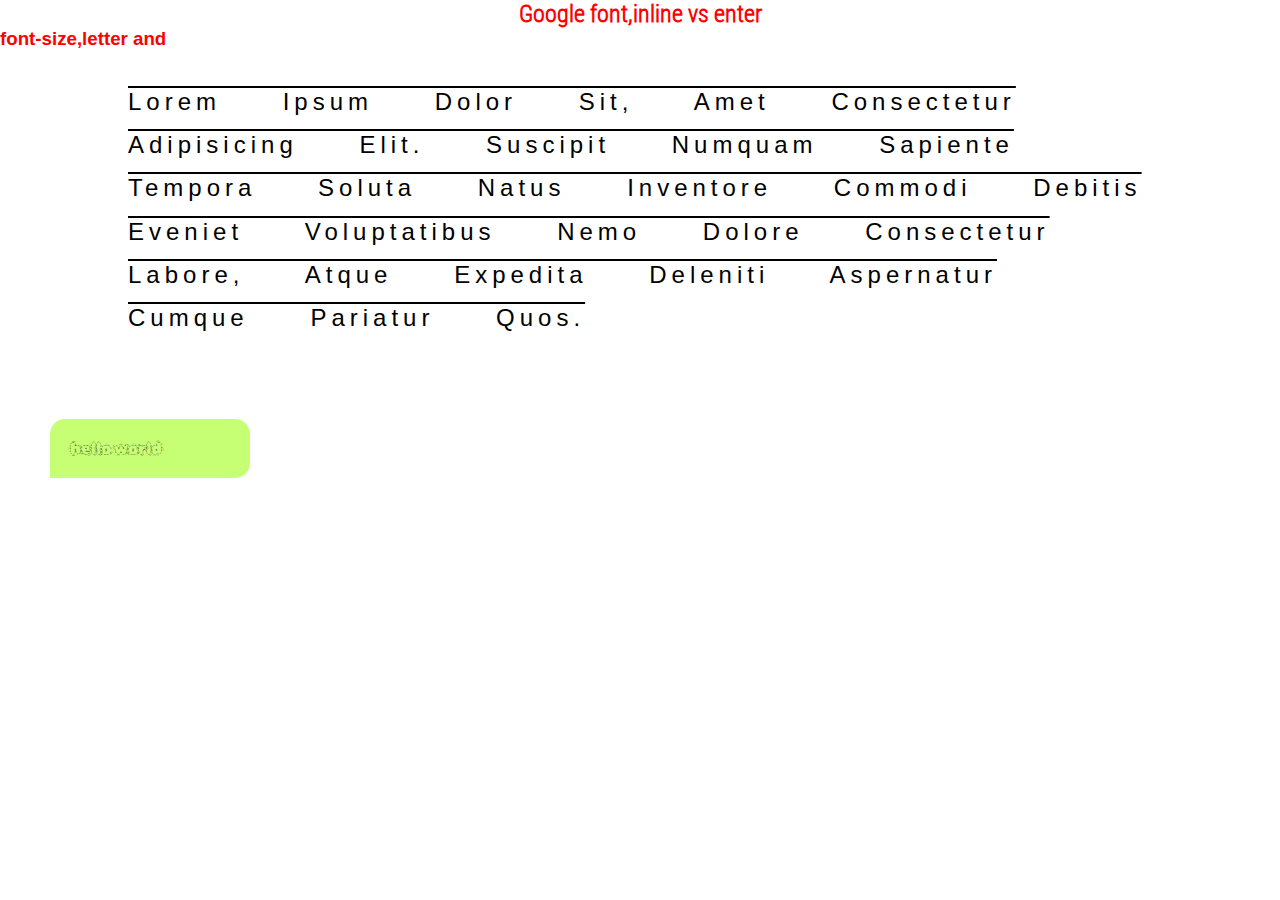
<file: index.html>
<!DOCTYPE html>
<html lang="en">
<head>
    <meta charset="UTF-8">
    <meta name="viewport" content="width=device-width, initial-scale=1.0">
    <title>Document</title>
    <link rel="stylesheet" href="./style.css">

    <style>
     .title{
        text-align: center;
     }


    </style>
</head>
<body>
    <h2 style="color: green;" class="title">Google font,inline vs enter</h2>
   <h3 class="text" id="text">font-size,letter and </h3>
   <p class="matn">Lorem ipsum dolor sit, amet consectetur adipisicing elit. Suscipit numquam sapiente tempora soluta natus inventore commodi debitis eveniet voluptatibus nemo dolore consectetur labore, atque expedita deleniti aspernatur cumque pariatur quos.</p>
   <div class="msg">hello world</div>






</body>
</html>
</file>
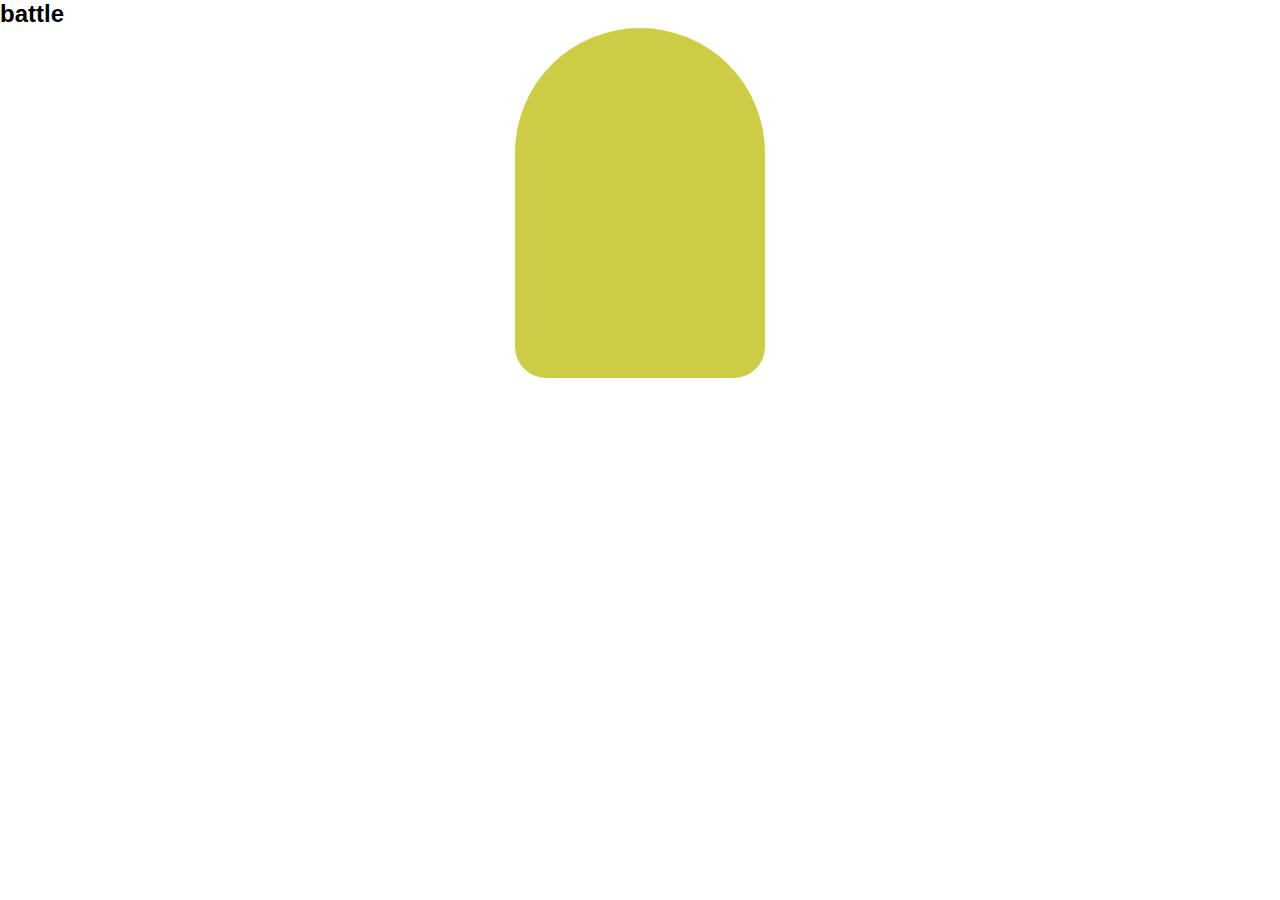
<file: battle.html>
<!DOCTYPE html>
<html lang="en">
<head>
    <meta charset="UTF-8">
    <meta name="viewport" content="width=device-width, initial-scale=1.0">
    <title>Document</title>
    <link rel="stylesheet" href="./batle.css">
</head>
<body>
   <h2>battle</h2> 
    <div class="main">
        <div class="box_left"></div>
        <div class="circle_min"></div>
        <div class="circle_right"></div>
    </div>


</body>
</html>
</file>
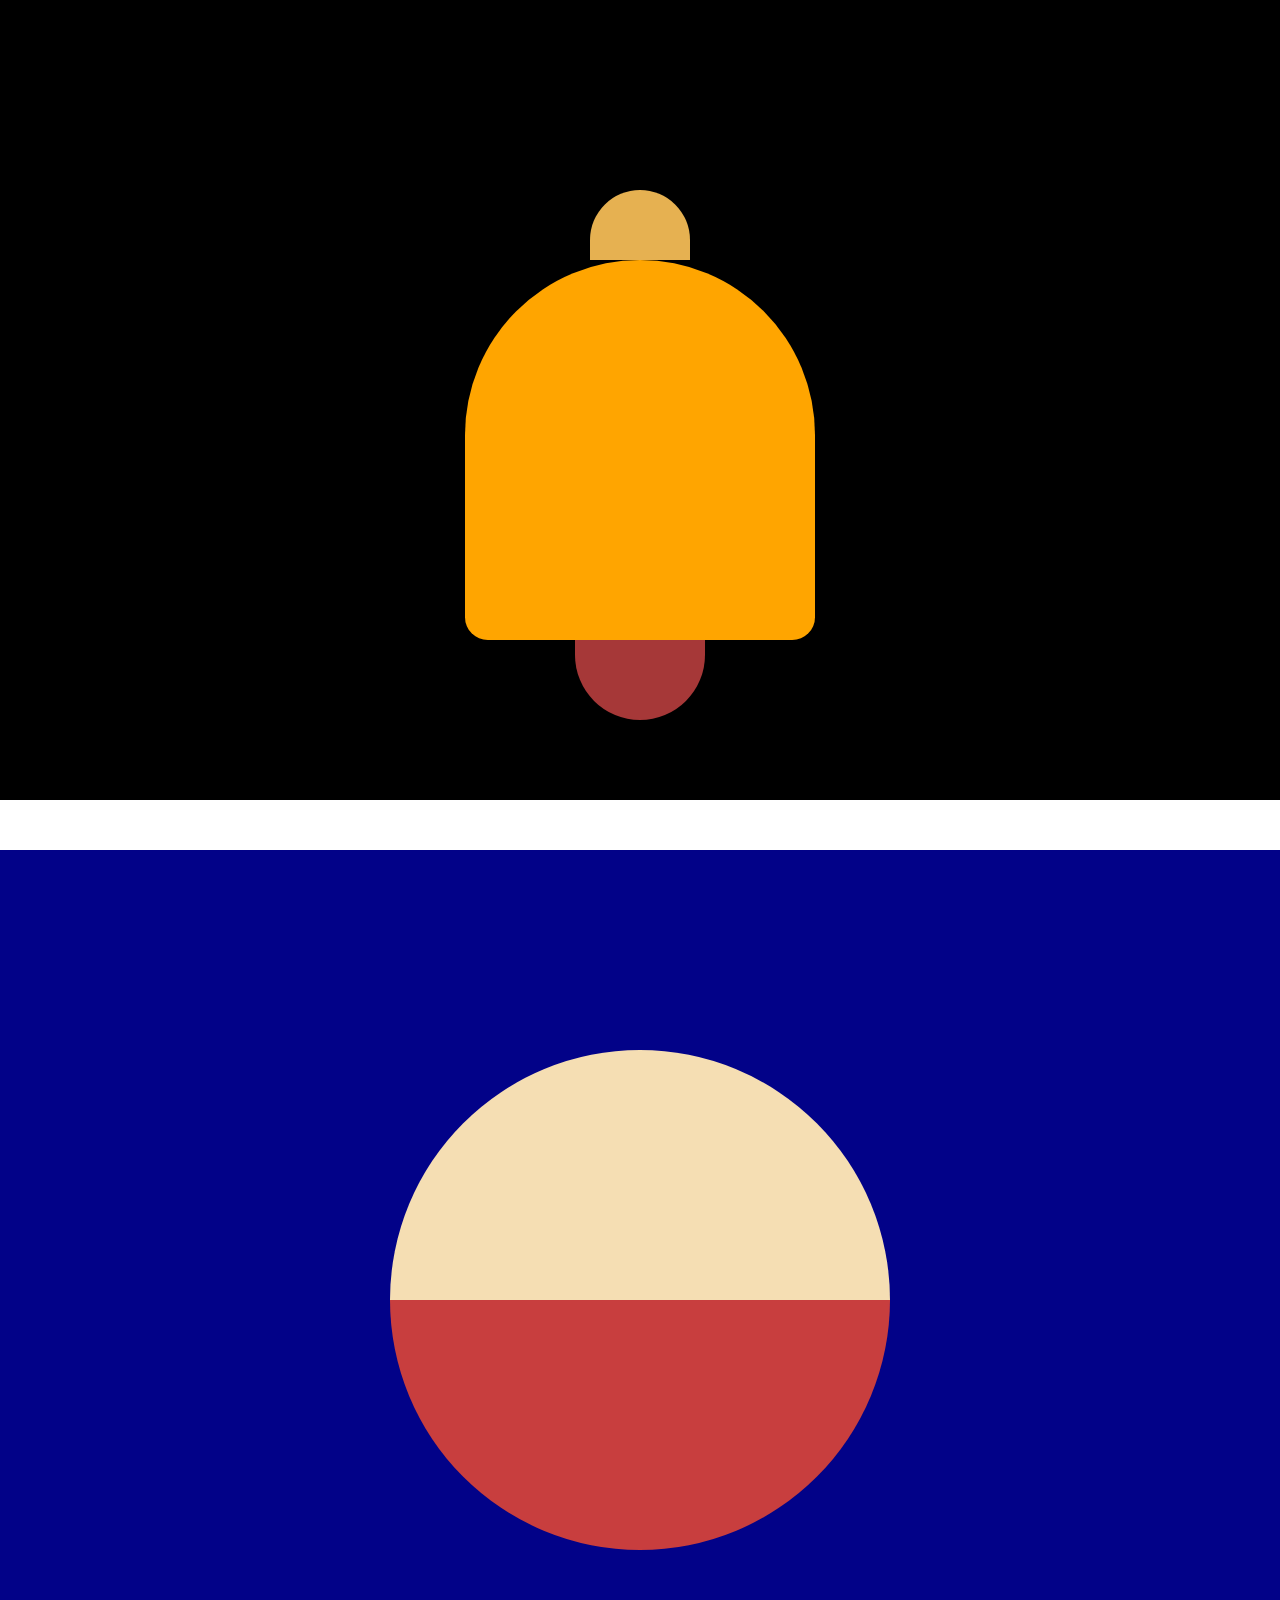
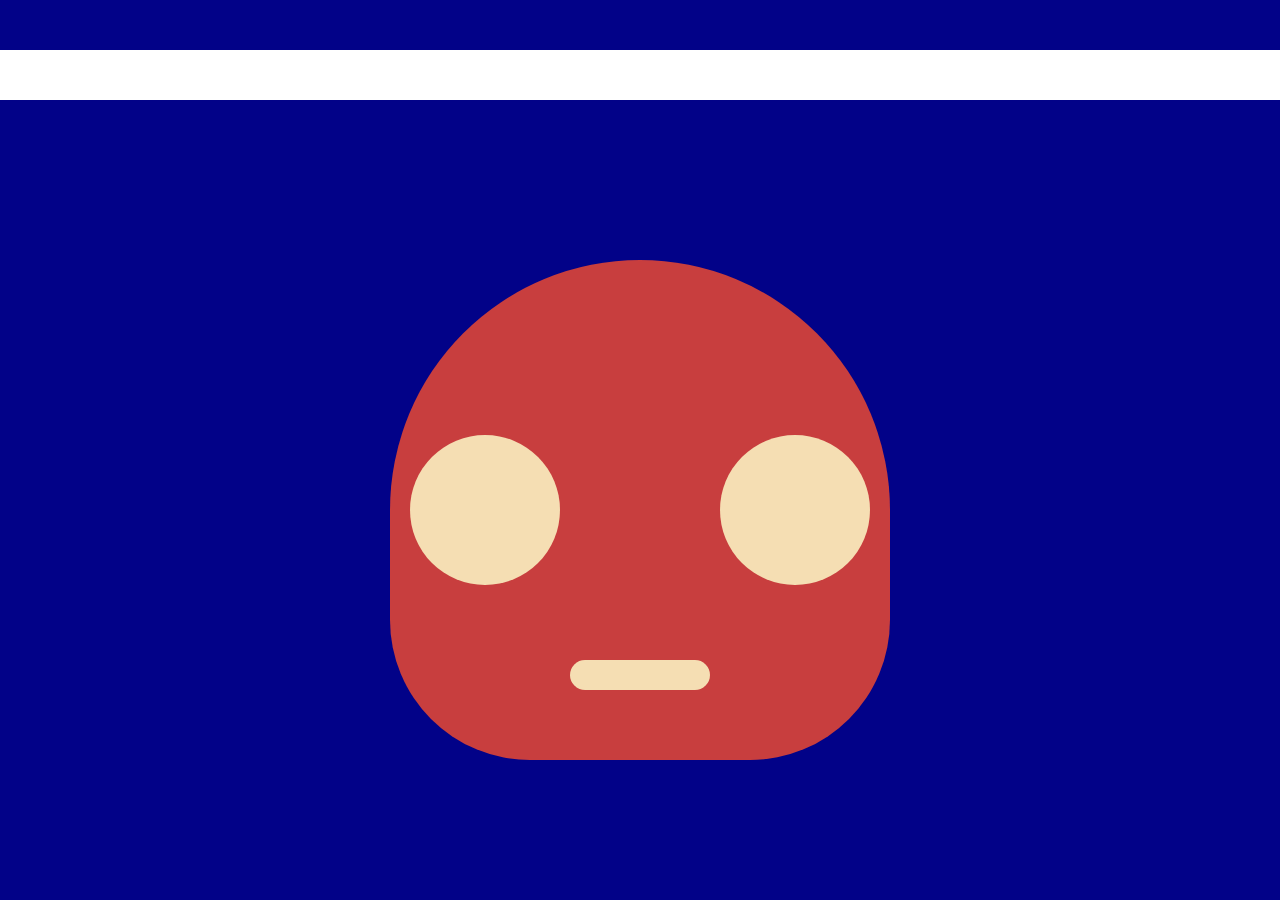
<file: Homework.html>
<!DOCTYPE html>
<html lang="en">
<head>
    <meta charset="UTF-8">
    <meta name="viewport" content="width=device-width, initial-scale=1.0">
    <title>Document</title>
    <link rel="stylesheet" href="./homework.css">
</head>
<body>
    <div class="main"> 
        <div class="border"></div>
        <div class="box"></div>
        <div class="sizing"></div>
       </div>
       <div class="onecircle">
    <div class="circle">
        <div class="cycle"></div>
        <div class="crcle"></div>
    </div>
</div>
<div class="rects">
  <div class="baby">
    <div class="bicyle">
    <div class="boxes"></div>
    <div class="rect"></div>
    </div>
    <div class="rect2"></div>
  </div>
</div>





</body>
</html>
</file>
<file: style.css>
@font-face{
  font-family: xudoyor;
  src: url(./Roboto_Condensed/RobotoCondensed-Light.ttf);
}
@font-face{
  font-family: hello;
  src: url(./Rubik_Puddles/RubikPuddles-Regular.ttf);
}


*{
    margin: 0;
    padding: 0;
    box-sizing: border-box;
    font-family: sans-serif;
}
.title{
    color: red !important;
    font-family: xudoyor;

}
  html body .text{
    color: yellow;

  }
   body .text{
    color: blue;
   }
   .text{
    color: red !important
   }
   .matn{
    padding: 30px 10%;
    font-size: 1.5rem;
     line-height: 1.8;
     word-spacing: 50px;
     letter-spacing: 5px;
     text-transform: lowercase;
     text-transform: uppercase;
     text-transform: capitalize;

     text-decoration: underline;
     text-decoration: overline;
   }
   .msg{
     font-family: hello;
    width: 200px;
    padding: 20px;
    border-radius: 15px 15px 15px 0;
    background: rgb(199, 255, 116);
    margin: 50px;
    word-break: break-all;
    

   }
</file>
<file: batle.css>
*{
    margin: 0;
    padding: 0;
    box-sizing: border-box;
    font-family: sans-serif;
}
 .main{
    width: 250px;
    height: 350px;
    border-radius: 200px 200px 50px 50px ;
    background: rgb(205, 205, 69);
     align-items: center;
     justify-content: center;
     margin: auto;
 }
</file>
<file: homework.css>
*{
    margin: 0;
    padding: 0;
    box-sizing: border-box;
    font-family: sans-serif;
}
  .main{
    width: 100%;
    height: 800px;
    background: black;
    padding-top: 190px;
  }
  .border{
    width: 100px;
    height: 70px;
    border-radius: 70px 70px 0 0;
    align-items: center;
    justify-content: center;
    margin: auto                                                    ;
    background: rgb(230, 177, 81);

  }
  .box{
    width: 350px;
    height: 380px;
    border-radius: 230px 230px 30px 30px;
    align-items: center;
    justify-content: center;
    margin: auto;
    background: orange;
  }
  .sizing{
    width: 130px;
    height: 80px;
    align-items: center;
    justify-content: center;
    margin: auto;
    border-radius: 0 0 90px 90px;
    background: rgb(166, 56, 56);
  }
  .onecircle{
    width: 100%;
    height: 800px;
    background: rgb(2, 2, 136);
    margin-top: 50px;
    padding-top: 100px;
  }
  .circle{
    width: 500px;
    height: 500px;
    border-radius: 50%;
    align-items: center;
    justify-content: center;
    margin: auto;
    padding-top: 100px;
  }
 .cycle{
   width: 500px;
   height: 250px;
   border-radius: 400px 400px 0 0;
   align-items: center;
   justify-content: center;
   margin: auto;
   background: wheat;
 }
 .crcle{
  width: 500px;
  height: 250px;
  border-radius: 0 0 400px 400px;
  align-items: center;
  justify-content: center;
  margin: auto;
  background: rgb(200, 62, 62);
 }
  .rects{
    width: 100%;
    height: 800px;
    margin-top: 50px;
    background: rgb(2,2,136);
    padding-top: 10px;
  }
  .baby{
    width: 500px;
    height: 500px;
     border-radius: 500px 500px 280px 280px;
     align-items: center;
     justify-content: center;
     margin: auto;
     margin-top: 150px;
     background: rgb(200, 62, 62);
  }
  .bicyle{
    display: flex;
    width: 100%;
    height: 200px;
    align-items: center;
    justify-content: center;
    margin: auto;
    padding-top: 250px;

  }

  .boxes{
    width: 150px;
    height: 150px;
    border-radius: 50%;
    margin-right: 80px;
    background: wheat;
  }
  .rect{
    width: 150px;
    height: 150px;
    border-radius: 50%;
    margin-left: 80px;
    background: wheat;
  }
  .rect2{
    width: 140px;
    height: 30px;
    border-radius: 20px;
    background: wheat;
    align-items: center;
    justify-content: center;
    margin: auto;
    margin-top: 150px;
  }
</file>
